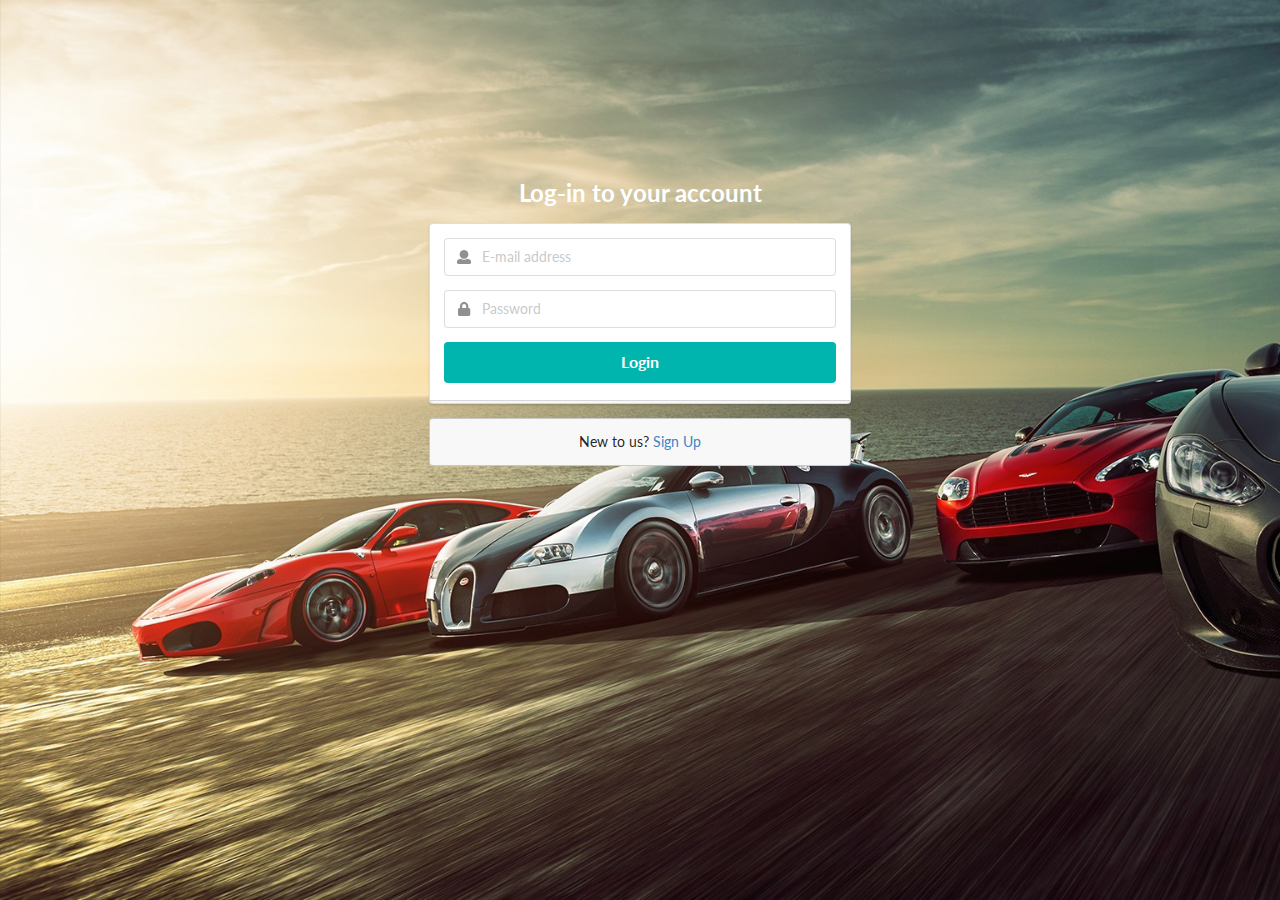
<file: Web Site Project/index.html>
<!DOCTYPE html>
<html>
<head>
	<meta charset="utf-8">
	<meta name="viewport" content="width=device-width, initial-scale=1.0, maximum-scale=1.0">
	<title>Login Page</title>
	<script type="text/javascript" src="js/login-page.js"></script>
	<link rel="stylesheet" type="text/css" href="../semantic/dist/semantic.min.css">
	<script
	  src="https://code.jquery.com/jquery-3.1.1.min.js"
	  integrity="sha256-hVVnYaiADRTO2PzUGmuLJr8BLUSjGIZsDYGmIJLv2b8="
	  crossorigin="anonymous"></script>
	<script src="../semantic/dist/semantic.min.js"></script>
	<link rel="stylesheet" type="text/css" href="css/login-page.css">
</head>
<body>

<div class="ui middle aligned center aligned grid">
	<div class="column">
		<h2 class="ui inverted image header">
			<div class="content">
				Log-in to your account
			</div>
		</h2>
		<form class="ui large form">
			<div class="ui stacked segment">
				<div class="field">
					<div class="ui left icon input">
						<i class="user icon"></i>
						<input type="text" name="email" placeholder="E-mail address">
					</div>
				</div>
				<div class="field">
					<div class="ui left icon input">
						<i class="lock icon"></i>
						<input type="password" name="password" placeholder="Password">
					</div>
				</div>
				<div class="ui fluid large teal submit button">
					Login
				</div>
			</div>
			<div class="ui error message"></div>
		</form>
		<div class="ui message">New to us? <a href="sign-up/sign-up.html">Sign Up</a></div>
	</div>
</div>

</body>
</html>
</file>
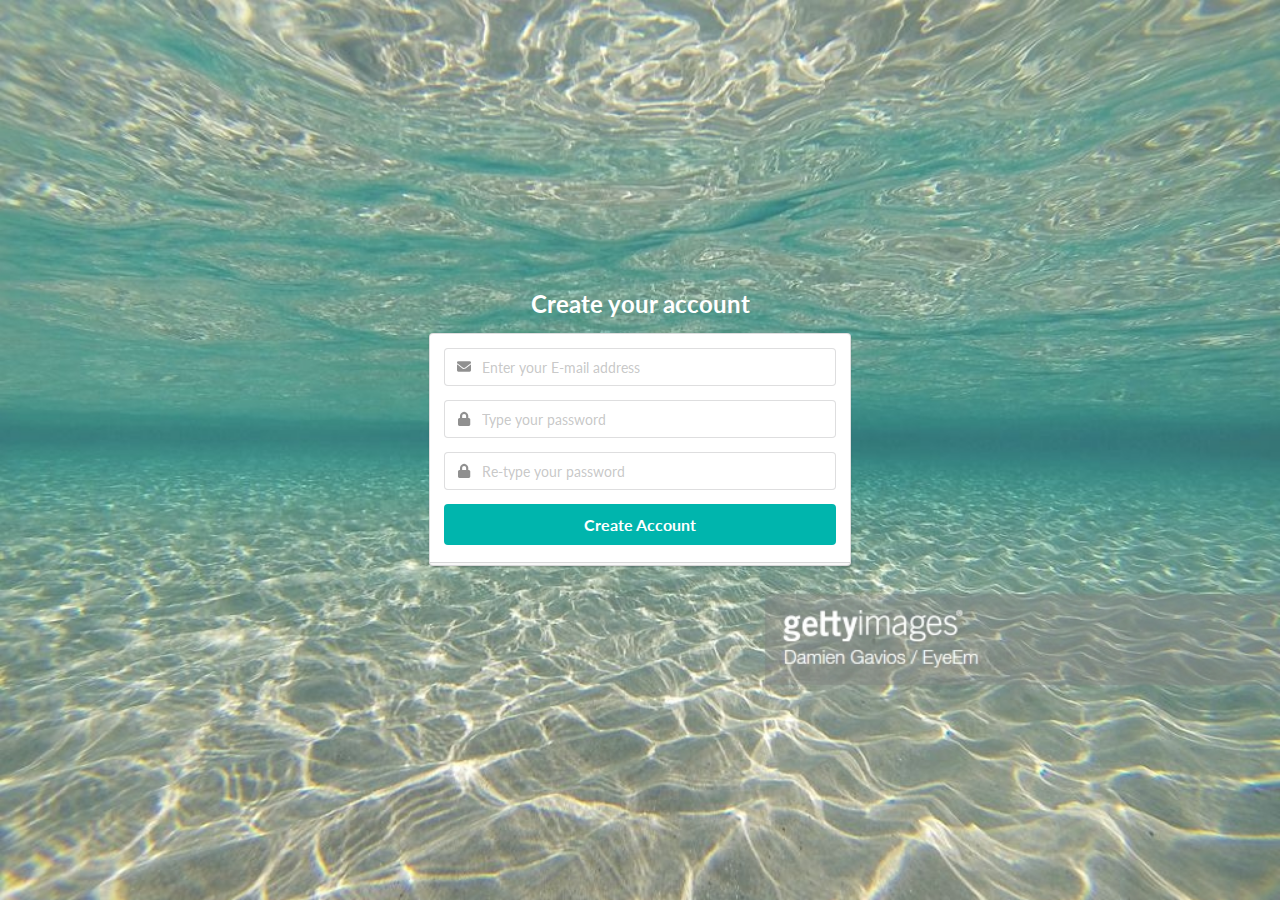
<file: Web Site Project/sign-up/sign-up.html>
<!DOCTYPE html>
<html>
<head>
	<meta charset="utf-8">
	<meta name="viewport" content="width=device-width, initial-scale=1.0, maximum-scale=1.0">	
	<title>Sign Up</title>
	<link rel="stylesheet" type="text/css" href="../../semantic/dist/semantic.min.css">
	<script
	  src="https://code.jquery.com/jquery-3.1.1.min.js"
	  integrity="sha256-hVVnYaiADRTO2PzUGmuLJr8BLUSjGIZsDYGmIJLv2b8="
	  crossorigin="anonymous"></script>
	<script src="../../semantic/dist/semantic.min.js"></script>
	<link rel="stylesheet" type="text/css" href="../css/sign-up.css">
</head>
<body>

<div class="ui middle aligned center aligned grid">
	<div class="column">
		<h2 class="ui inverted image header">
			<div class="content">
				Create your account
			</div>
		</h2>
		<form class="ui large form">
			<div class="ui stacked segment">
				<div class="field">
					<div class="ui left icon input">
						<i class="envelope icon"></i>
						<input type="text" name="email" placeholder="Enter your E-mail address">
					</div>
				</div>
				<div class="field">
					<div class="ui left icon input">
						<i class="lock icon"></i>
						<input type="password" name="password" placeholder="Type your password">
					</div>
				</div>
				<div class="field">
					<div class="ui left icon input">
						<i class="lock icon"></i>
						<input type="password" name="password" placeholder="Re-type your password">
					</div>
				</div>				
				<div class="ui fluid large teal submit button">
					Create Account
				</div>
			</div>
			<div class="ui error message"></div>
		</form>	
	</div>	
</div>	

</body>
</html>
</file>
<file: Web Site Project/css/login-page.css>
body {
	background-image: url(../images/car-1.jpg);
	background-repeat: no-repeat;
	background-size: cover;
}

body > .grid {
  height: 75%;
}

.column {
  max-width: 450px;
}
</file>
<file: Web Site Project/css/sign-up.css>
body {
	background-image: url(../images/seabed.jpg);
	background-repeat: no-repeat;
	background-size: cover;
}

body > .grid {
  height: 100%;
}

.column {
  max-width: 450px;
}
</file>
